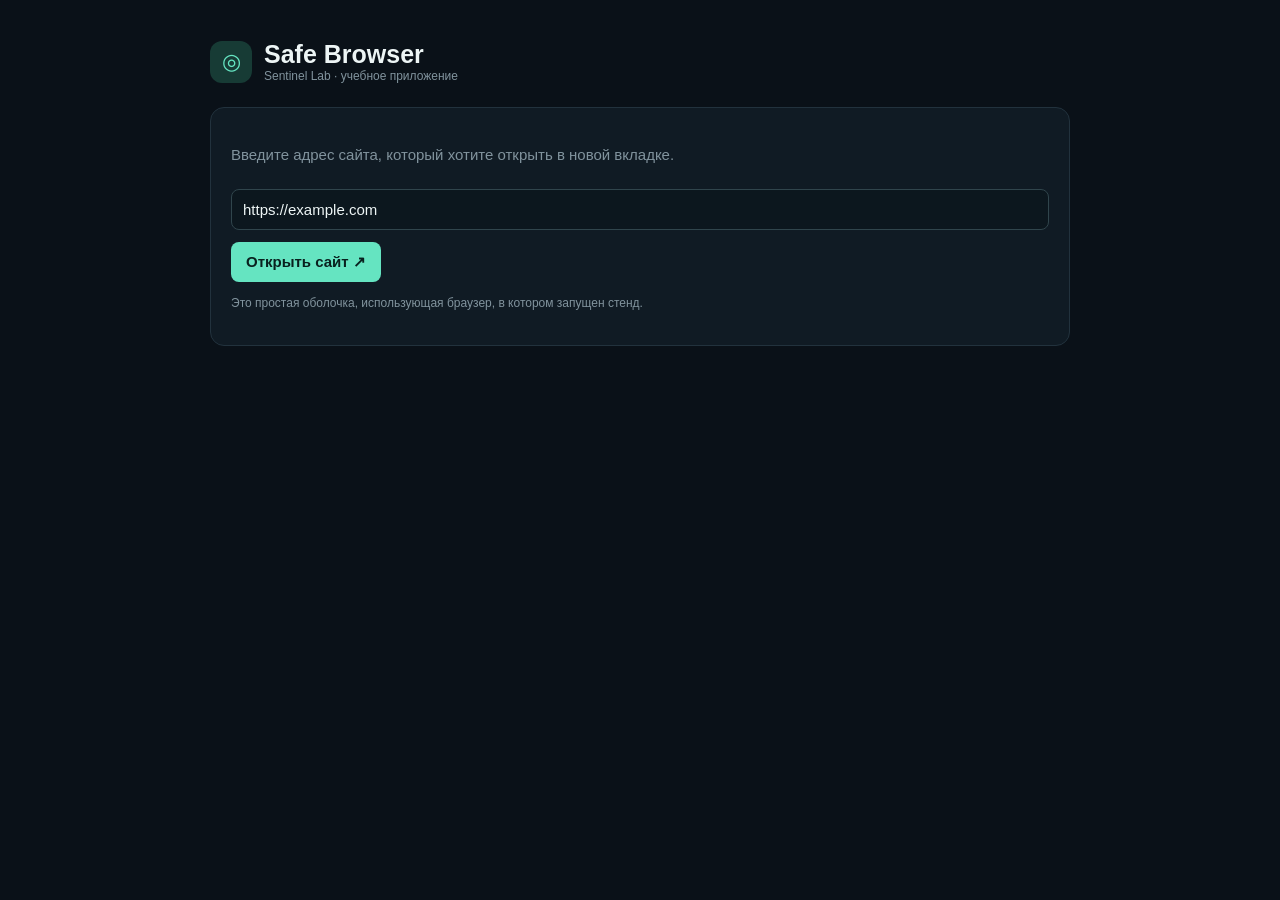
<file: programs/browser.html>
<!doctype html><html lang="ru"><head><meta charset="utf-8"><meta name="viewport" content="width=device-width,initial-scale=1"><title>Safe Browser — Sentinel Lab</title><style>
:root{--bg:#0a1118;--panel:#101b24;--line:#22323d;--text:#edf5f5;--muted:#81939d;--teal:#65e4c1}*{box-sizing:border-box}body{margin:0;background:var(--bg);color:var(--text);font:15px Arial,sans-serif}main{max-width:900px;margin:40px auto;padding:0 20px}.top{display:flex;align-items:center;gap:12px;margin-bottom:24px}.logo{width:42px;height:42px;border-radius:12px;background:#173b35;color:var(--teal);display:grid;place-items:center;font-size:22px}h1{font-size:25px;margin:0}p{color:var(--muted);line-height:1.6}.card{background:var(--panel);border:1px solid var(--line);border-radius:14px;padding:20px;margin:14px 0}input,textarea,button{font:inherit;border-radius:8px;padding:11px;border:1px solid #30454c;background:#0c171e;color:var(--text)}input,textarea{width:100%;margin:7px 0 12px}button,.go{background:var(--teal);color:#09201e;border:0;font-weight:700;cursor:pointer;padding:11px 15px;text-decoration:none;display:inline-block}.muted{font-size:12px;color:var(--muted)}.row{display:flex;gap:10px;flex-wrap:wrap}video,audio{width:100%;margin-top:15px}a{color:var(--teal)}li{padding:8px;border-bottom:1px solid var(--line)}
</style></head><body><main><div class="top"><div class="logo">◎</div><div><h1>Safe Browser</h1><div class="muted">Sentinel Lab · учебное приложение</div></div></div><div class="card"><p>Введите адрес сайта, который хотите открыть в новой вкладке.</p><form id="f"><input id="url" placeholder="https://example.com" value="https://example.com"><button>Открыть сайт ↗</button></form><p class="muted">Это простая оболочка, использующая браузер, в котором запущен стенд.</p></div><script>document.getElementById('f').onsubmit=e=>{e.preventDefault();let v=document.getElementById('url').value.trim();if(!/^https?:\/\//i.test(v))v='https://'+v;try{let u=new URL(v);if(['http:','https:'].includes(u.protocol))window.open(u.href,'_blank','noopener');}catch(_){alert('Проверьте адрес сайта');}}</script></main></body></html>
</file>
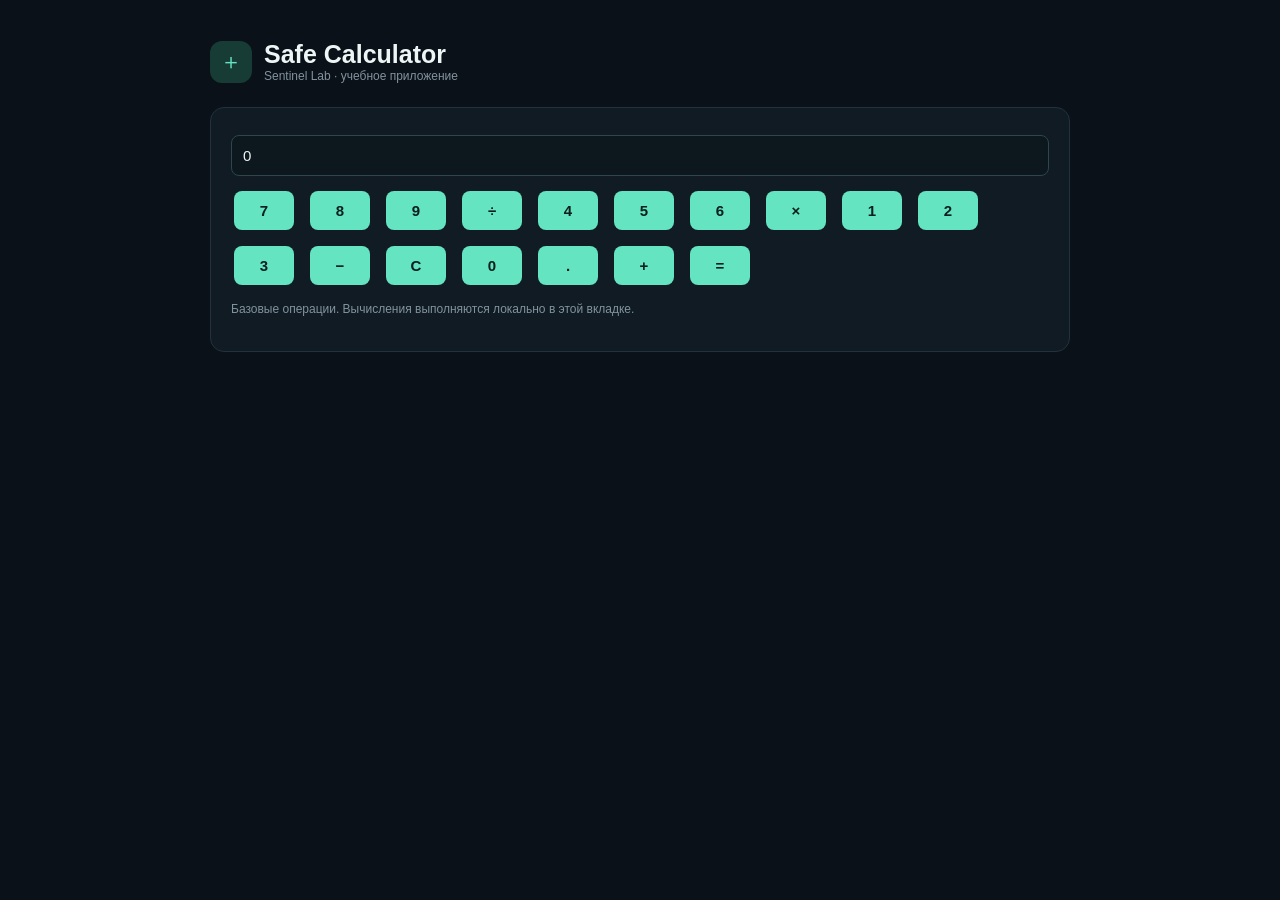
<file: programs/calculator.html>
<!doctype html><html lang="ru"><head><meta charset="utf-8"><meta name="viewport" content="width=device-width,initial-scale=1"><title>Safe Calculator — Sentinel Lab</title><style>
:root{--bg:#0a1118;--panel:#101b24;--line:#22323d;--text:#edf5f5;--muted:#81939d;--teal:#65e4c1}*{box-sizing:border-box}body{margin:0;background:var(--bg);color:var(--text);font:15px Arial,sans-serif}main{max-width:900px;margin:40px auto;padding:0 20px}.top{display:flex;align-items:center;gap:12px;margin-bottom:24px}.logo{width:42px;height:42px;border-radius:12px;background:#173b35;color:var(--teal);display:grid;place-items:center;font-size:22px}h1{font-size:25px;margin:0}p{color:var(--muted);line-height:1.6}.card{background:var(--panel);border:1px solid var(--line);border-radius:14px;padding:20px;margin:14px 0}input,textarea,button{font:inherit;border-radius:8px;padding:11px;border:1px solid #30454c;background:#0c171e;color:var(--text)}input,textarea{width:100%;margin:7px 0 12px}button,.go{background:var(--teal);color:#09201e;border:0;font-weight:700;cursor:pointer;padding:11px 15px;text-decoration:none;display:inline-block}.muted{font-size:12px;color:var(--muted)}.row{display:flex;gap:10px;flex-wrap:wrap}video,audio{width:100%;margin-top:15px}a{color:var(--teal)}li{padding:8px;border-bottom:1px solid var(--line)}
</style></head><body><main><div class="top"><div class="logo">＋</div><div><h1>Safe Calculator</h1><div class="muted">Sentinel Lab · учебное приложение</div></div></div><div class="card"><input id="screen" value="0" aria-label="Экран калькулятора" readonly><div class="row" id="keys"></div><p class="muted">Базовые операции. Вычисления выполняются локально в этой вкладке.</p></div><script>let s='0';const screen=document.getElementById('screen');const keys=['7','8','9','÷','4','5','6','×','1','2','3','−','C','0','.','+','='];document.getElementById('keys').innerHTML=keys.map(k=>`<button style="min-width:60px;margin:3px">${k}</button>`).join('');document.querySelectorAll('#keys button').forEach(b=>b.onclick=()=>{let k=b.textContent;if(k==='C')s='0';else if(k==='='){try{let x=s.replaceAll('÷','/').replaceAll('×','*').replaceAll('−','-');if(!/^[0-9+*/.() -]+$/.test(x))throw 0;s=String(Function('return ('+x+')')());if(!Number.isFinite(Number(s)))throw 0}catch(_){s='Ошибка'}}else s=s==='0'?k:s+k;screen.value=s});</script></main></body></html>
</file>
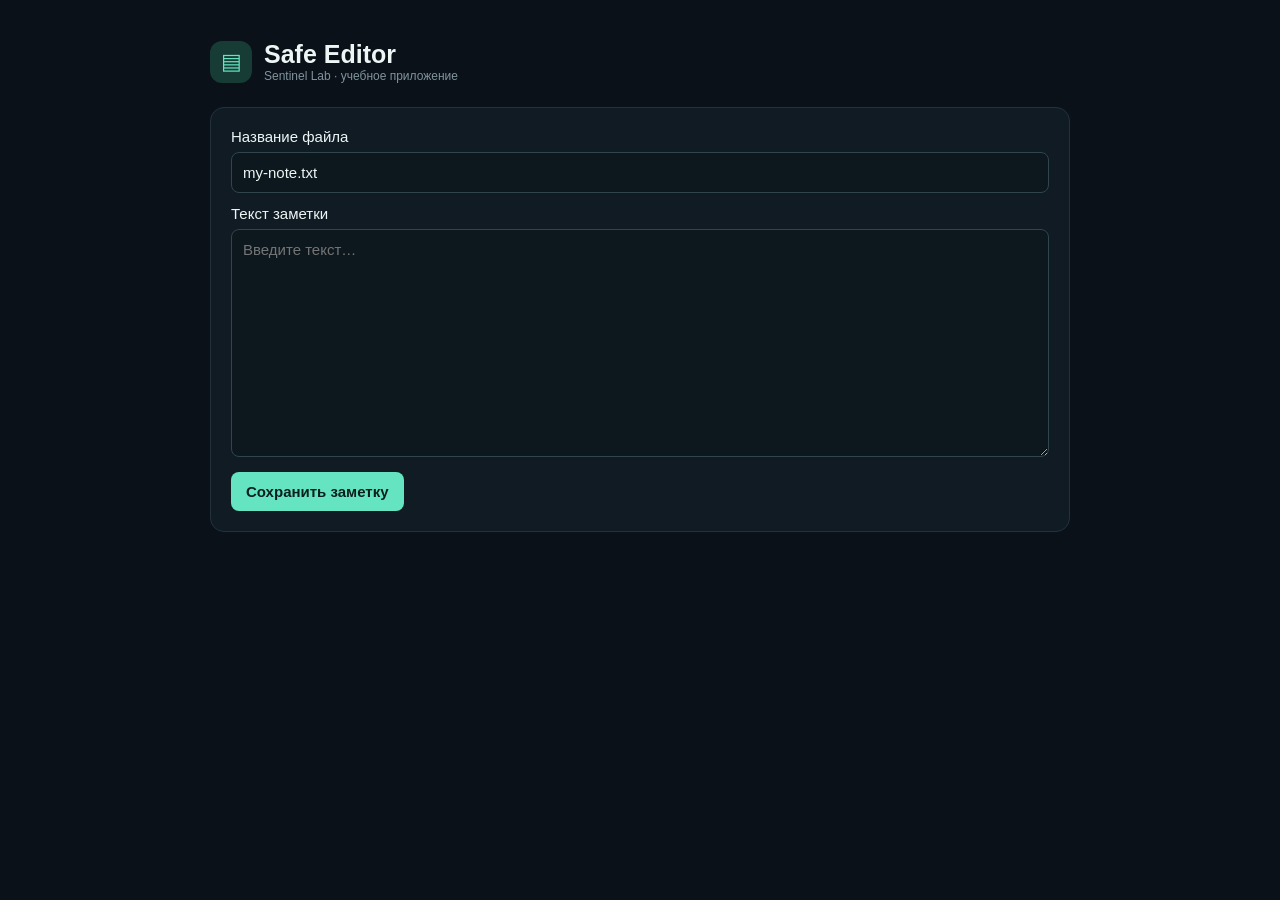
<file: programs/editor.html>
<!doctype html><html lang="ru"><head><meta charset="utf-8"><meta name="viewport" content="width=device-width,initial-scale=1"><title>Safe Editor — Sentinel Lab</title><style>
:root{--bg:#0a1118;--panel:#101b24;--line:#22323d;--text:#edf5f5;--muted:#81939d;--teal:#65e4c1}*{box-sizing:border-box}body{margin:0;background:var(--bg);color:var(--text);font:15px Arial,sans-serif}main{max-width:900px;margin:40px auto;padding:0 20px}.top{display:flex;align-items:center;gap:12px;margin-bottom:24px}.logo{width:42px;height:42px;border-radius:12px;background:#173b35;color:var(--teal);display:grid;place-items:center;font-size:22px}h1{font-size:25px;margin:0}p{color:var(--muted);line-height:1.6}.card{background:var(--panel);border:1px solid var(--line);border-radius:14px;padding:20px;margin:14px 0}input,textarea,button{font:inherit;border-radius:8px;padding:11px;border:1px solid #30454c;background:#0c171e;color:var(--text)}input,textarea{width:100%;margin:7px 0 12px}button,.go{background:var(--teal);color:#09201e;border:0;font-weight:700;cursor:pointer;padding:11px 15px;text-decoration:none;display:inline-block}.muted{font-size:12px;color:var(--muted)}.row{display:flex;gap:10px;flex-wrap:wrap}video,audio{width:100%;margin-top:15px}a{color:var(--teal)}li{padding:8px;border-bottom:1px solid var(--line)}
</style></head><body><main><div class="top"><div class="logo">▤</div><div><h1>Safe Editor</h1><div class="muted">Sentinel Lab · учебное приложение</div></div></div><div class="card"><label>Название файла<input id="name" value="my-note.txt"></label><label>Текст заметки<textarea id="text" rows="12" placeholder="Введите текст…"></textarea></label><button id="save">Сохранить заметку</button><span id="msg" class="muted"></span></div><script>document.getElementById('save').onclick=()=>{let n=document.getElementById('name').value.trim()||'my-note.txt';if(!n.endsWith('.txt'))n+='.txt';let a=document.createElement('a');a.href=URL.createObjectURL(new Blob([document.getElementById('text').value],{type:'text/plain;charset=utf-8'}));a.download=n;a.click();setTimeout(()=>URL.revokeObjectURL(a.href),1000);document.getElementById('msg').textContent='Файл сохранён через загрузку браузера.'}</script></main></body></html>
</file>
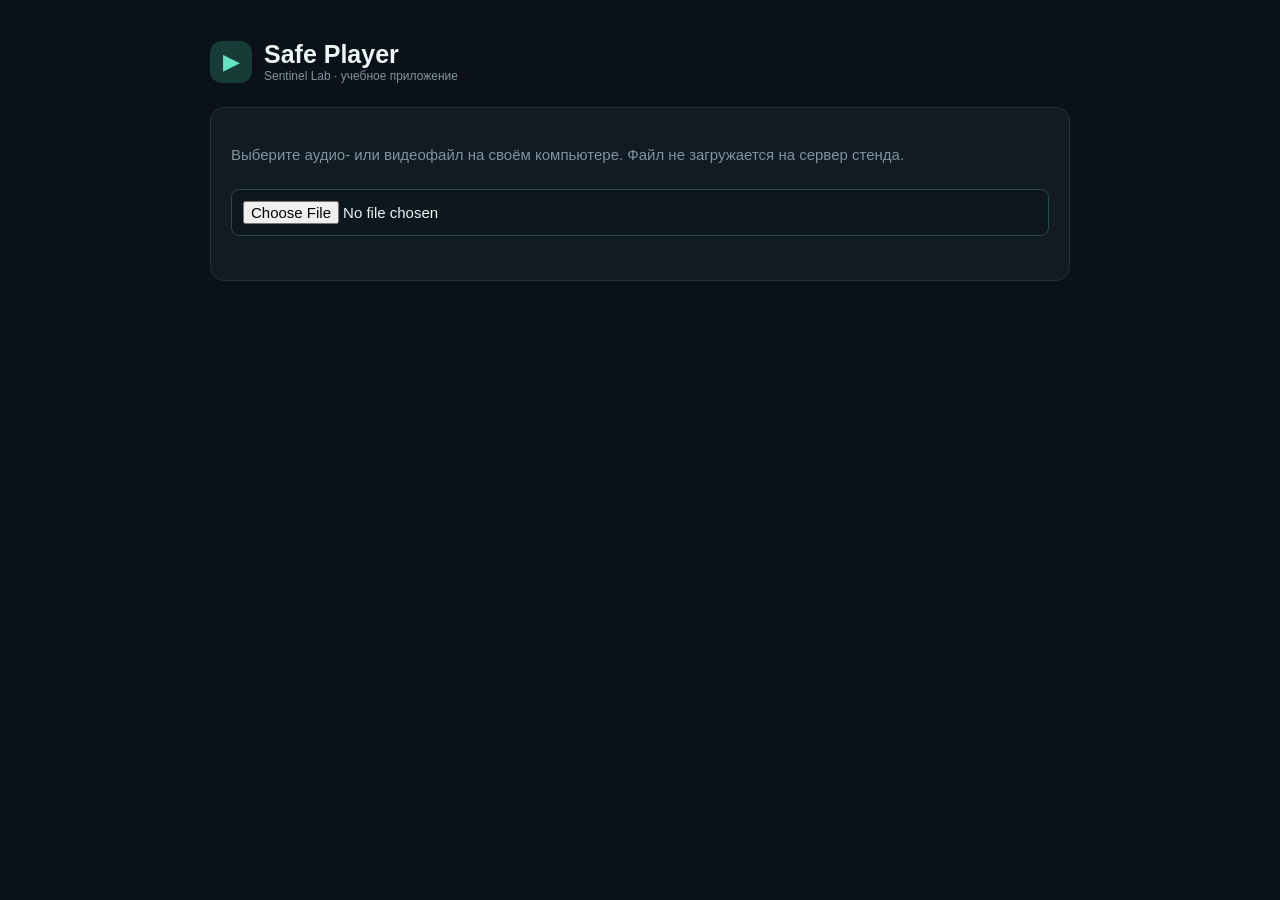
<file: programs/player.html>
<!doctype html><html lang="ru"><head><meta charset="utf-8"><meta name="viewport" content="width=device-width,initial-scale=1"><title>Safe Player — Sentinel Lab</title><style>
:root{--bg:#0a1118;--panel:#101b24;--line:#22323d;--text:#edf5f5;--muted:#81939d;--teal:#65e4c1}*{box-sizing:border-box}body{margin:0;background:var(--bg);color:var(--text);font:15px Arial,sans-serif}main{max-width:900px;margin:40px auto;padding:0 20px}.top{display:flex;align-items:center;gap:12px;margin-bottom:24px}.logo{width:42px;height:42px;border-radius:12px;background:#173b35;color:var(--teal);display:grid;place-items:center;font-size:22px}h1{font-size:25px;margin:0}p{color:var(--muted);line-height:1.6}.card{background:var(--panel);border:1px solid var(--line);border-radius:14px;padding:20px;margin:14px 0}input,textarea,button{font:inherit;border-radius:8px;padding:11px;border:1px solid #30454c;background:#0c171e;color:var(--text)}input,textarea{width:100%;margin:7px 0 12px}button,.go{background:var(--teal);color:#09201e;border:0;font-weight:700;cursor:pointer;padding:11px 15px;text-decoration:none;display:inline-block}.muted{font-size:12px;color:var(--muted)}.row{display:flex;gap:10px;flex-wrap:wrap}video,audio{width:100%;margin-top:15px}a{color:var(--teal)}li{padding:8px;border-bottom:1px solid var(--line)}
</style></head><body><main><div class="top"><div class="logo">▶</div><div><h1>Safe Player</h1><div class="muted">Sentinel Lab · учебное приложение</div></div></div><div class="card"><p>Выберите аудио- или видеофайл на своём компьютере. Файл не загружается на сервер стенда.</p><input id="pick" type="file" accept="audio/*,video/*"><video id="video" controls hidden></video><audio id="audio" controls hidden></audio><p id="info" class="muted"></p></div><script>let old;document.getElementById('pick').onchange=e=>{let f=e.target.files[0];if(!f)return;if(old)URL.revokeObjectURL(old);old=URL.createObjectURL(f);let v=document.getElementById('video'),a=document.getElementById('audio');v.hidden=a.hidden=true;if(f.type.startsWith('video/')){v.src=old;v.hidden=false}else if(f.type.startsWith('audio/')){a.src=old;a.hidden=false}else{document.getElementById('info').textContent='Выбранный файл не распознан как аудио или видео.';return}document.getElementById('info').textContent=f.name+' · '+Math.round(f.size/1024)+' КБ'};</script></main></body></html>
</file>
